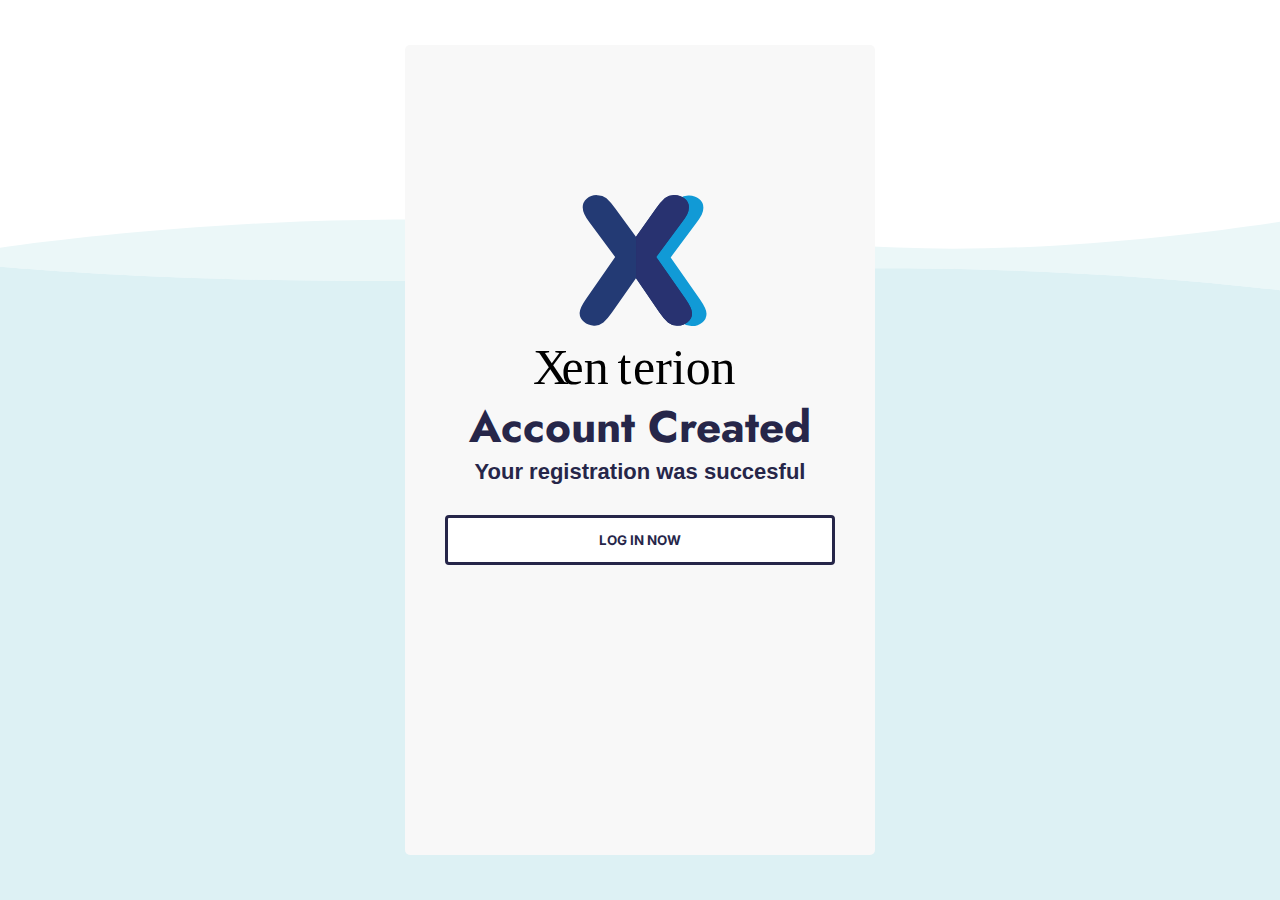
<file: complete.html>
<!DOCTYPE html>
<html lang="en">
  <head>
    <meta charset="UTF-8" />
    <meta http-equiv="X-UA-Compatible" content="IE=edge" />
    <meta name="viewport" content="width=device-width, initial-scale=1.0" />
    <title>Xenterion | Account Created</title>
    <link rel="icon" href="assets/images/favicon.ico" />
    <link rel="stylesheet" href="assets/styles/pages.css" />
  </head>

  <body>
    <svg
      version="1.1"
      xmlns="http://www.w3.org/2000/svg"
      xmlns:xlink="http://www.w3.org/1999/xlink"
      x="0px"
      y="0px"
      width="1440px"
      height="640px"
      viewbox="0 0 1440 640"
      xml:space="preserve"
      class="waves"
    >
      <style type="text/css">
        .st0 {
          fill: none;
        }

        .st1 {
          fill: #ebf7f8;
        }

        .st2 {
          fill: #ddf1f4;
        }
      </style>
      <defs></defs>
      <g>
        <path
          class="st0"
          d="M428.49,60.91c266.63-2.18,350.66,21.97,580.61,31.36C1173.92,99,1352.22,76.54,1440,63.27V0H0v92.36
  C82.2,81.03,244.01,62.42,428.49,60.91z"
        />
        <path
          class="st1"
          d="M1009.1,92.27c-229.95-9.39-313.97-33.54-580.61-31.36C244.01,62.42,82.2,81.03,0,92.36v21.42
  c72.08,6.06,207.97,15.08,384.44,15.84c267.59,1.16,381.02-16.22,652.56-13.73c182.31,1.67,327.36,15.51,403,24.42V63.27
  C1352.22,76.54,1173.92,99,1009.1,92.27z"
        />
        <path
          class="st2"
          d="M384.44,129.61C207.97,128.85,72.08,119.83,0,113.77V320h1440V140.3c-75.64-8.91-220.69-22.74-403-24.42
  C765.46,113.39,652.03,130.77,384.44,129.61z"
        />
      </g>
      <rect y="320" class="st2" width="1440" height="1080" />
    </svg>

    <!-- *!VORMGEVING VAN DE LOGIN PAGINA -->
    <div class="login-form">
      <div style="margin-bottom: 25px" class="logo">
        <img src="assets/images/SuccesXenterionLogo.svg" alt="" />
      </div>

      <!-- *!ALLE TEXT IN DE LOGIN PAGINA -->

      <h2>Account Created</h2>
      <h3>Your registration was succesful</h3>

      <form action="login.php">
        <input
          style="color: #262649"
          type="submit"
          value="LOG IN NOW"
          class="login-btn"
          id="login-style"
          name="but_logout"
        />
      </form>

      <div class="privacy-link">
        <span class="error"></span>
      </div>
    </div>
  </body>
</html>
</file>
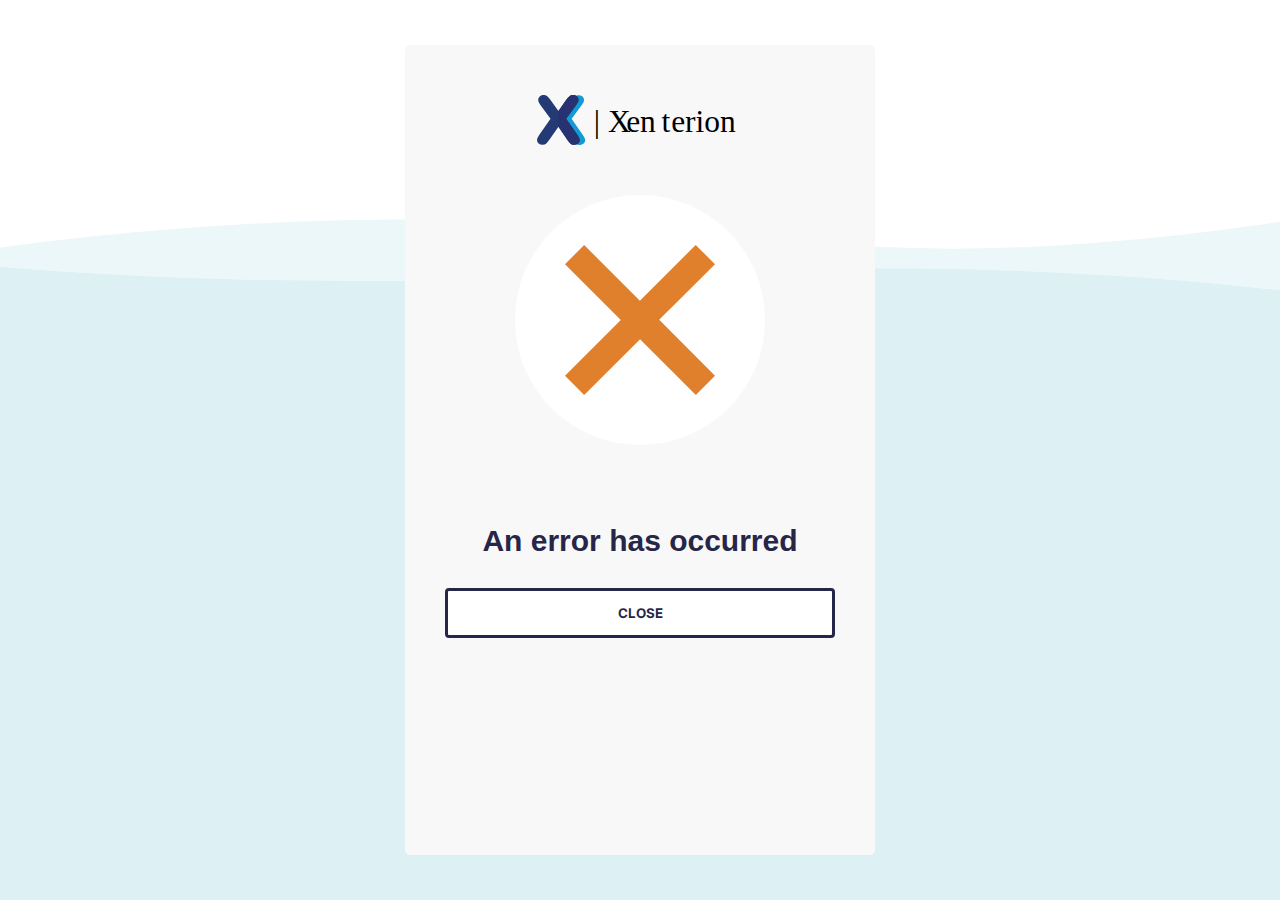
<file: error2.html>
<!DOCTYPE html>
<html lang="en">
  <head>
    <meta charset="UTF-8" />
    <meta http-equiv="X-UA-Compatible" content="IE=edge" />
    <meta name="viewport" content="width=device-width, initial-scale=1.0" />
    <title>Xenterion | Code Invalid</title>
    <link rel="icon" href="assets/images/favicon.ico" />
    <link rel="stylesheet" href="assets/styles/error2.css" />
  </head>
  <body>
    <svg
      version="1.1"
      xmlns="http://www.w3.org/2000/svg"
      xmlns:xlink="http://www.w3.org/1999/xlink"
      x="0px"
      y="0px"
      width="1440px"
      height="640px"
      viewbox="0 0 1440 640"
      xml:space="preserve"
      class="waves"
    >
      <style type="text/css">
        .st0 {
          fill: none;
        }
        .st1 {
          fill: #ebf7f8;
        }
        .st2 {
          fill: #ddf1f4;
        }
      </style>
      <defs></defs>
      <g>
        <path
          class="st0"
          d="M428.49,60.91c266.63-2.18,350.66,21.97,580.61,31.36C1173.92,99,1352.22,76.54,1440,63.27V0H0v92.36
  C82.2,81.03,244.01,62.42,428.49,60.91z"
        />
        <path
          class="st1"
          d="M1009.1,92.27c-229.95-9.39-313.97-33.54-580.61-31.36C244.01,62.42,82.2,81.03,0,92.36v21.42
  c72.08,6.06,207.97,15.08,384.44,15.84c267.59,1.16,381.02-16.22,652.56-13.73c182.31,1.67,327.36,15.51,403,24.42V63.27
  C1352.22,76.54,1173.92,99,1009.1,92.27z"
        />
        <path
          class="st2"
          d="M384.44,129.61C207.97,128.85,72.08,119.83,0,113.77V320h1440V140.3c-75.64-8.91-220.69-22.74-403-24.42
  C765.46,113.39,652.03,130.77,384.44,129.61z"
        />
      </g>
      <rect y="320" class="st2" width="1440" height="1080" />
    </svg>

    <!-- *VORMGEVING VAN DE LOGIN PAGINA -->
    <div class="login-form">
      <div style="margin-bottom: 25px" class="logo">
        <img src="assets/images/LogoXenterion.svg" alt="" />
      </div>

      <!-- *ALLE TEXT IN DE LOGIN PAGINA -->

      <div class="card">
        <div class="card2">
          <svg
            xmlns="http://www.w3.org/2000/svg"
            width="151.6"
            height="151.6"
            viewbox="0 0 151.6 151.6"
            style="width: 150px; height: 150px; margin: 50px"
          >
            <path
              id="iconmonstr-x-mark-9"
              d="M152.6,133.085,96.2,76.669l56.4-56.326L133.085,1,76.7,57.361,20.363,1,1,20.363,57.409,76.841,1,133.237,20.363,152.6,76.89,96.15l56.368,56.45Z"
              transform="translate(-1 -1)"
              fill="#E0802D"
            />
          </svg>
        </div>
      </div>

      <h3 style="margin-top: 75px; font-size: 30px">An error has occurred</h3>

      <form method="" action="login.html">
        <input
          style="color: #262649"
          type="submit"
          value="CLOSE"
          class="login-btn"
          id="login-style"
        />
      </form>
    </div>

    <!-- <script src="https://ajax.googleapis.com/ajax/libs/jquery/3.3.1/jquery.min.js"></script>
    <script src="https://cdnjs.cloudflare.com/ajax/libs/jquery/3.4.1/jquery.min.js"></script>
    <script src="../assets/scripts/signup.js"></script> -->
  </body>
</html>
</file>
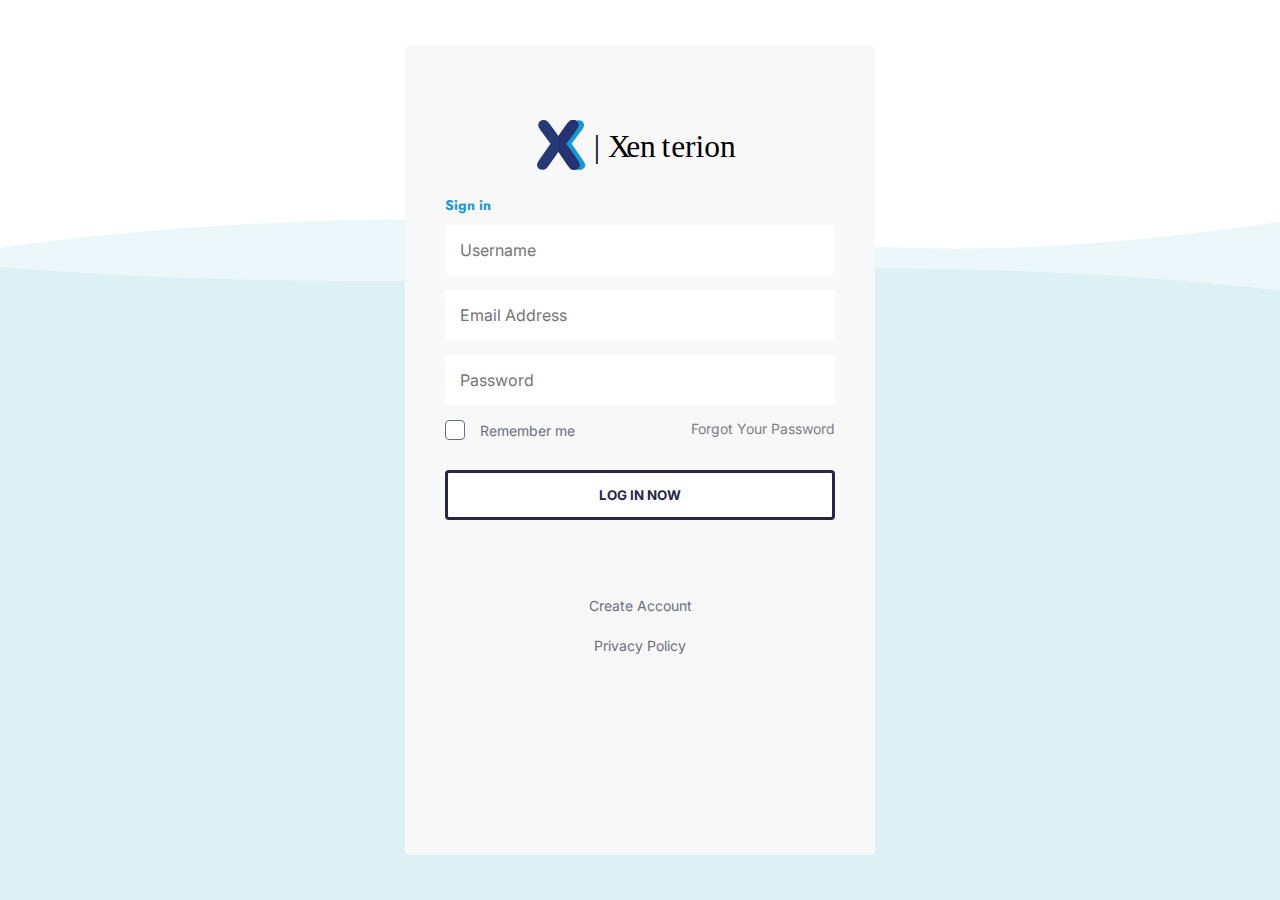
<file: login.html>
<!DOCTYPE html>
<html lang="en" dir="ltr">
  <head>
    <meta charset="utf-8" />
    <title>Xenterion | Login</title>
    <link rel="stylesheet" href="assets/styles/loginsignup.css" />
  </head>
  <body>
    <!-- *VORMGEVING VAN DE LOGIN PAGINA -->
    <svg
      version="1.1"
      xmlns="http://www.w3.org/2000/svg"
      xmlns:xlink="http://www.w3.org/1999/xlink"
      x="0px"
      y="0px"
      width="1440px"
      height="640px"
      viewbox="0 0 1440 640"
      style="overflow: visible; enable-background: new 0 0 1440 640"
      xml:space="preserve"
      class="waves"
    >
      <style type="text/css">
        .st0 {
          fill: none;
        }
        .st1 {
          fill: #ebf7f8;
        }
        .st2 {
          fill: #ddf1f4;
        }
      </style>
      <defs></defs>
      <g>
        <path
          class="st0"
          d="M428.49,60.91c266.63-2.18,350.66,21.97,580.61,31.36C1173.92,99,1352.22,76.54,1440,63.27V0H0v92.36
C82.2,81.03,244.01,62.42,428.49,60.91z"
        />
        <path
          class="st1"
          d="M1009.1,92.27c-229.95-9.39-313.97-33.54-580.61-31.36C244.01,62.42,82.2,81.03,0,92.36v21.42
c72.08,6.06,207.97,15.08,384.44,15.84c267.59,1.16,381.02-16.22,652.56-13.73c182.31,1.67,327.36,15.51,403,24.42V63.27
C1352.22,76.54,1173.92,99,1009.1,92.27z"
        />
        <path
          class="st2"
          d="M384.44,129.61C207.97,128.85,72.08,119.83,0,113.77V320h1440V140.3c-75.64-8.91-220.69-22.74-403-24.42
C765.46,113.39,652.03,130.77,384.44,129.61z"
        />
      </g>
      <rect y="320" class="st2" width="1440" height="1080" />
    </svg>
    <div class="login-form">
      <div style="margin-bottom: 25px" class="logo">
        <img src="assets/images/LogoXenterion.svg" alt="" />
      </div>

      <!-- *ALLE TEXT IN DE LOGIN PAGINA -->
      <h6>Sign in</h6>

      <form action="" method="POST">
        <div style="margin-bottom: 15px" class="textbox">
          <input type="text" id="name" placeholder="Username" name="name" />
          <span class="check-message hidden" style="font-family: 'Jost', sans-serif">Required</span>
        </div>

        <div style="margin-bottom: 15px" class="textbox">
          <input
            type="email"
            id="uname"
            placeholder="Email Address"
            name="ename"
          />
          <span class="check-message hidden" style="font-family: 'Jost', sans-serif">Required</span>
        </div>

        <div class="textbox">
          <input
            type="password"
            id="pname"
            placeholder="Password"
            name="pname"
          />
          <span class="check-message hidden" style="font-family: 'Jost', sans-serif">Required</span>
        </div>

        <div class="options">
          <label class="remember-me">
            <span class="checkbox">
              <input type="checkbox" />
              <span class="checked"></span>
            </span>
            Remember me
          </label>

          <a href="#" target="_blank">Forgot Your Password</a>
        </div>

        <input
          style="color: #262649"
          type="submit"
          value="Log In Now"
          class="login-btn"
          name="loginbtn"
          id="login-style"
          disabled
        />
        <div class="privacy-link">
          <span style="color: crimson">
            <!-- <?php
          include "config.php";


          if(isset($_POST['loginbtn'])){

              $name = mysqli_real_escape_string($con,$_POST['name']);
              $uname = mysqli_real_escape_string($con,$_POST['ename']);
              $password = mysqli_real_escape_string($con,$_POST['pname']);


              if ($uname != "" && $password != "" && $name != ""){

                  $sql_query = "select count(*) as cntUser from users where email='".$uname."' and password='".$password."' and name='".$name."'";
                  $result = mysqli_query($con,$sql_query);
                  $row = mysqli_fetch_array($result);

                  $count = $row['cntUser'];

                  if($count > 0){
                      $_SESSION['ename'] = $uname;
                      $_SESSION['name'] = $name;
                      header('Location: ../index.php');
                  }else{
                      echo "Invalid username and password";
                  }
              }
          }
          ?> -->
            <br /><br
          /></span>
          <a href="signup.html">Create Account<br /><br /></a>
          <a href="#" target="_blank">Privacy Policy</a>
        </div>
      </form>
    </div>

    <!-- *LOGIN BUTTON KLEUR VERRANDERING -->
    <script src="https://ajax.googleapis.com/ajax/libs/jquery/3.3.1/jquery.min.js"></script>
    <script src="https://cdnjs.cloudflare.com/ajax/libs/jquery/3.4.1/jquery.min.js"></script>
    <script type="text/javascript">
      $(".textbox input").focusout(function () {
        if ($(this).val() == "") {
          $(this).siblings().removeClass("hidden");
          $(this).css("background", "#FF9898");
          $(this).css("color", "#702929");
        } else {
          $(this).siblings().addClass("hidden");
          $(this).css("background", "#F1F0F0");
          $(this).css("color", "#1C98D5");
        }
      });

      $(".textbox input").keyup(function () {
        var inputs = $(".textbox input");
        if (inputs[1].value.length > 7 && inputs[2].value.length > 7) {
          $(".login-btn").attr("disabled", false);
          $(".login-btn").addClass("active");
        } else {
          $(".login-btn").attr("disabled", true);
          $(".login-btn").removeClass("active");
        }
      });
    </script>
  </body>
</html>
</file>
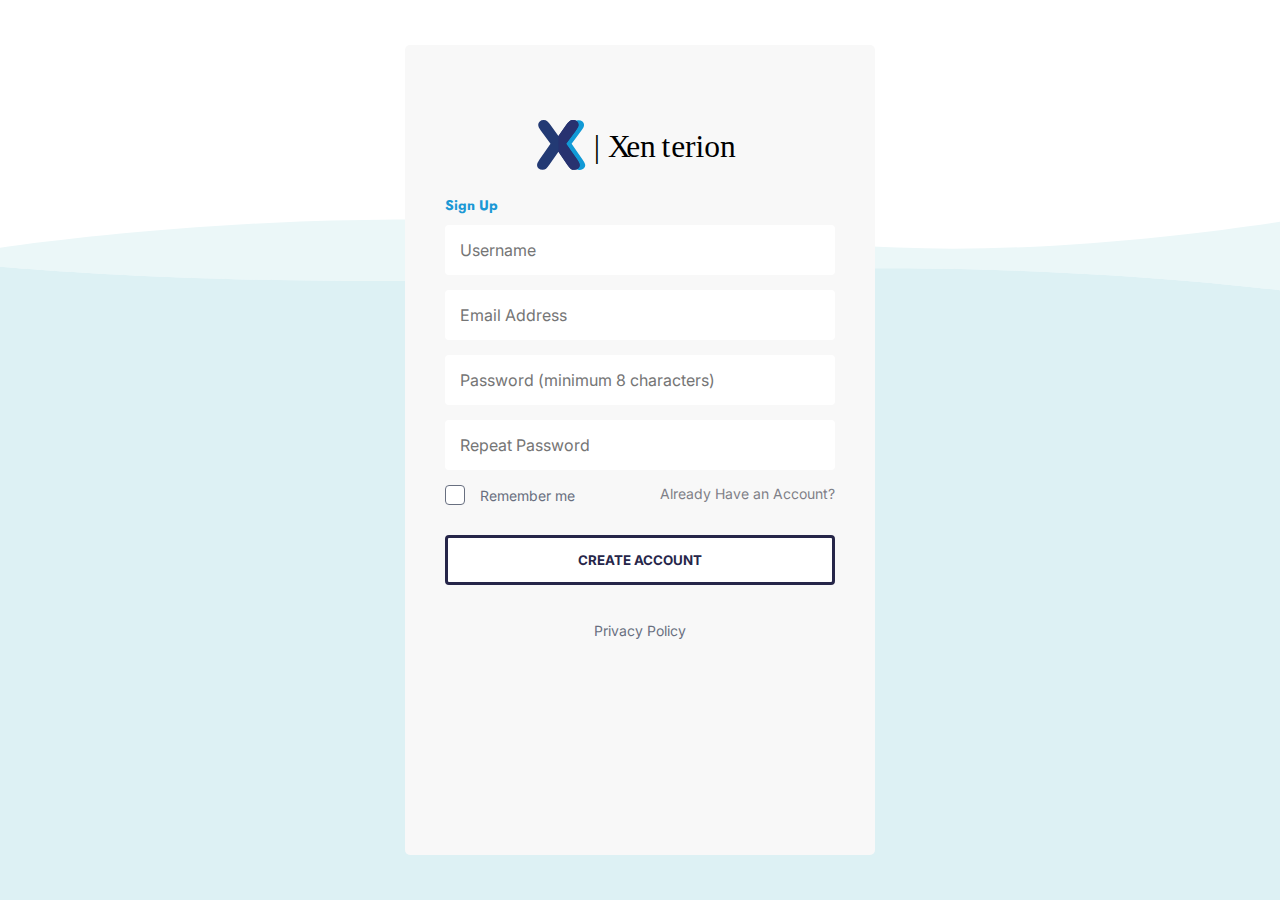
<file: signup.html>
<!DOCTYPE html>
<html lang="en">
  <head>
    <meta charset="UTF-8" />
    <meta http-equiv="X-UA-Compatible" content="IE=edge" />
    <meta name="viewport" content="width=device-width, initial-scale=1.0" />
    <title>Xenterion | Sign Up</title>
    <link rel="icon" href="assets/images/favicon.ico" />
    <link rel="stylesheet" href="assets/styles/loginsignup.css" />
  </head>
  <body>
    <svg
      version="1.1"
      xmlns="http://www.w3.org/2000/svg"
      xmlns:xlink="http://www.w3.org/1999/xlink"
      x="0px"
      y="0px"
      width="1440px"
      height="640px"
      viewbox="0 0 1440 640"
      style="overflow: visible; enable-background: new 0 0 1440 640"
      xml:space="preserve"
      class="waves"
    >
      <style type="text/css">
        .st0 {
          fill: none;
        }
        .st1 {
          fill: #ebf7f8;
        }
        .st2 {
          fill: #ddf1f4;
        }
      </style>
      <defs></defs>
      <g>
        <path
          class="st0"
          d="M428.49,60.91c266.63-2.18,350.66,21.97,580.61,31.36C1173.92,99,1352.22,76.54,1440,63.27V0H0v92.36
  C82.2,81.03,244.01,62.42,428.49,60.91z"
        />
        <path
          class="st1"
          d="M1009.1,92.27c-229.95-9.39-313.97-33.54-580.61-31.36C244.01,62.42,82.2,81.03,0,92.36v21.42
  c72.08,6.06,207.97,15.08,384.44,15.84c267.59,1.16,381.02-16.22,652.56-13.73c182.31,1.67,327.36,15.51,403,24.42V63.27
  C1352.22,76.54,1173.92,99,1009.1,92.27z"
        />
        <path
          class="st2"
          d="M384.44,129.61C207.97,128.85,72.08,119.83,0,113.77V320h1440V140.3c-75.64-8.91-220.69-22.74-403-24.42
  C765.46,113.39,652.03,130.77,384.44,129.61z"
        />
      </g>
      <rect y="320" class="st2" width="1440" height="1080" />
    </svg>

    <!-- *!VORMGEVING VAN DE LOGIN PAGINA -->
    <div class="login-form">
      <div style="margin-bottom: 25px" class="logo">
        <img src="assets/images/LogoXenterion.svg" alt="" />
      </div>

      <!-- *!ALLE TEXT IN DE LOGIN PAGINA -->
      <h6>Sign Up</h6>

      <form action="signup.php" method="POST">
        <div style="margin-bottom: 15px" class="textbox">
          <input type="text" id="name" placeholder="Username" name="name" />
          <span
            class="check-message hidden"
            style="font-family: 'Jost', sans-serif"
            >Required</span
          >
        </div>

        <div style="margin-bottom: 15px" class="textbox">
          <input
            type="email"
            id="email"
            placeholder="Email Address"
            name="ename"
          />
          <span
            class="check-message hidden"
            style="font-family: 'Jost', sans-serif"
            >Required</span
          >
        </div>

        <div class="textbox" style="margin-bottom: 15px">
          <input
            type="password"
            id="pname"
            placeholder="Password (minimum 8 characters)"
          />
          <span
            class="check-message hidden"
            style="font-family: 'Jost', sans-serif"
            >Required</span
          >
        </div>

        <div class="textbox">
          <input
            type="password"
            id="rpname"
            placeholder="Repeat Password"
            name="pname"
          />
          <span
            class="check-message hidden"
            style="font-family: 'Jost', sans-serif"
            >Required</span
          >
        </div>

        <div class="options">
          <label class="remember-me">
            <span class="checkbox">
              <input type="checkbox" />
              <span class="checked"></span>
            </span>
            Remember me
          </label>

          <a href="login.php">Already Have an Account?</a>
        </div>

        <input
          style="color: #262649"
          type="submit"
          value="Create account"
          class="login-btn"
          id="login-style"
          disabled
        />

        <div class="privacy-link">
          <span class="error"></span>
        </div>

        <div class="privacy-link">
          <a href="" target="_blank">Privacy Policy</a>
        </div>
      </form>
    </div>

    <script src="https://ajax.googleapis.com/ajax/libs/jquery/3.3.1/jquery.min.js"></script>
    <script src="https://cdnjs.cloudflare.com/ajax/libs/jquery/3.4.1/jquery.min.js"></script>
    <script src="assets/scripts/signup.js"></script>
  </body>
</html>
</file>
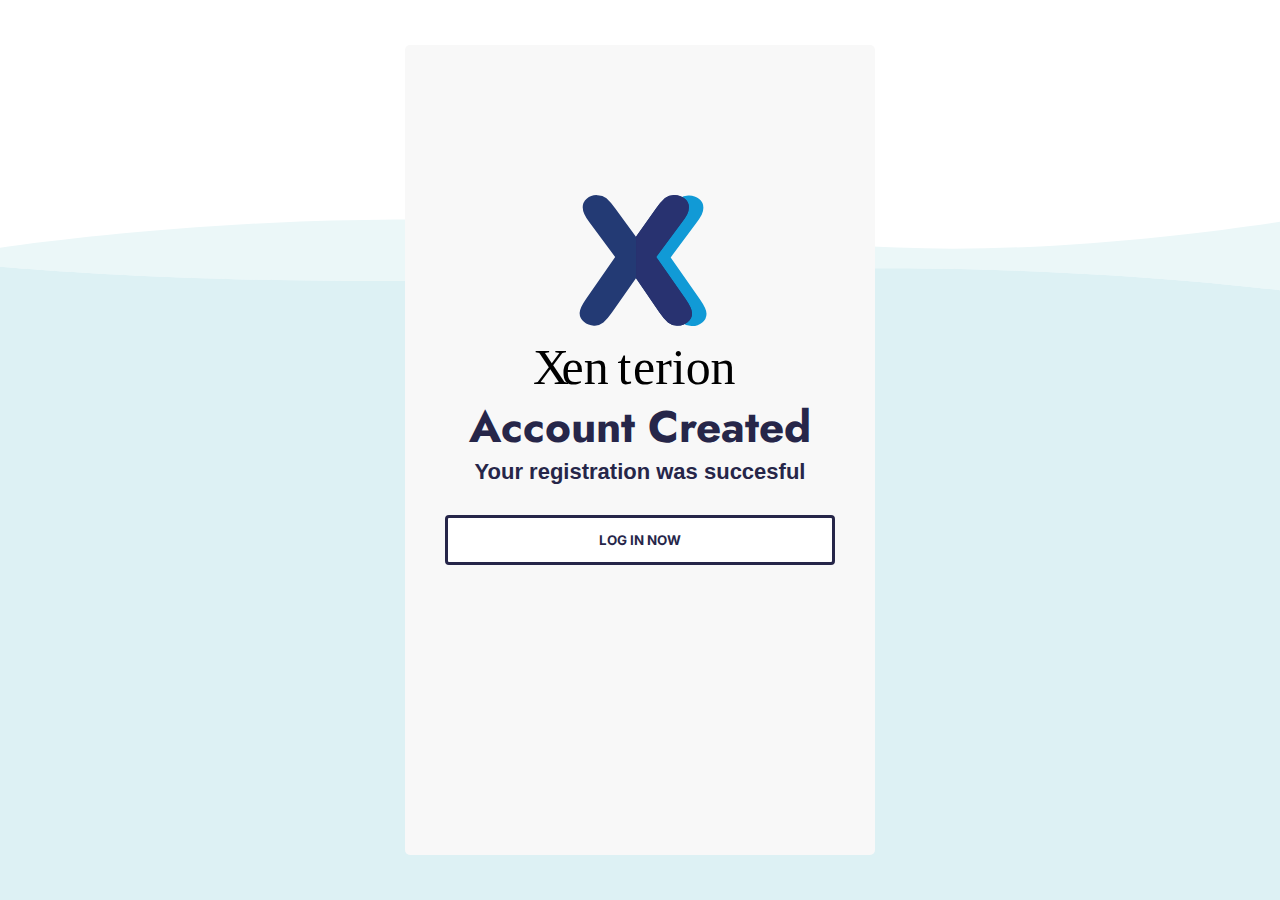
<file: signup2.html>
<!DOCTYPE html>
<html lang="en">
  <head>
    <meta charset="UTF-8" />
    <meta http-equiv="X-UA-Compatible" content="IE=edge" />
    <meta name="viewport" content="width=device-width, initial-scale=1.0" />
    <title>Xenterion | Account Created</title>
    <link rel="icon" href="assets/images/favicon.ico" />
    <link rel="stylesheet" href="assets/styles/pages.css" />
  </head>
  <body>
    <svg
      version="1.1"
      xmlns="http://www.w3.org/2000/svg"
      xmlns:xlink="http://www.w3.org/1999/xlink"
      x="0px"
      y="0px"
      width="1440px"
      height="640px"
      viewbox="0 0 1440 640"
      xml:space="preserve"
      class="waves"
    >
      <style type="text/css">
        .st0 {
          fill: none;
        }
        .st1 {
          fill: #ebf7f8;
        }
        .st2 {
          fill: #ddf1f4;
        }
      </style>
      <defs></defs>
      <g>
        <path
          class="st0"
          d="M428.49,60.91c266.63-2.18,350.66,21.97,580.61,31.36C1173.92,99,1352.22,76.54,1440,63.27V0H0v92.36
  C82.2,81.03,244.01,62.42,428.49,60.91z"
        />
        <path
          class="st1"
          d="M1009.1,92.27c-229.95-9.39-313.97-33.54-580.61-31.36C244.01,62.42,82.2,81.03,0,92.36v21.42
  c72.08,6.06,207.97,15.08,384.44,15.84c267.59,1.16,381.02-16.22,652.56-13.73c182.31,1.67,327.36,15.51,403,24.42V63.27
  C1352.22,76.54,1173.92,99,1009.1,92.27z"
        />
        <path
          class="st2"
          d="M384.44,129.61C207.97,128.85,72.08,119.83,0,113.77V320h1440V140.3c-75.64-8.91-220.69-22.74-403-24.42
  C765.46,113.39,652.03,130.77,384.44,129.61z"
        />
      </g>
      <rect y="320" class="st2" width="1440" height="1080" />
    </svg>

    <!-- *VORMGEVING VAN DE LOGIN PAGINA -->
    <div class="login-form">
      <div style="margin-bottom: 25px" class="logo">
        <img src="assets/images/SuccesXenterionLogo.svg" alt="" />
      </div>

      <!-- *ALLE TEXT IN DE LOGIN PAGINA -->



      <!-- <div class="card">
        <div class="card2">
          <img
            src="#"
            alt="Complete"
            style="width: 100%; height: 100%; border-radius: 200px"
          />
        </div>
      </div> -->

      <h2>Account Created</h2>
      <h3>Your registration was succesful</h3>

      <form method="" action="login.html">
      <input
        style="color: #262649"
        type="submit"
        value="LOG IN NOW"
        class="login-btn"
        id="login-style"
      />
    </form>

    </div>

    <!-- <script src="https://ajax.googleapis.com/ajax/libs/jquery/3.3.1/jquery.min.js"></script>
    <script src="https://cdnjs.cloudflare.com/ajax/libs/jquery/3.4.1/jquery.min.js"></script>
    <script src="../assets/scripts/signup.js"></script> -->
  </body>
</html>
</file>
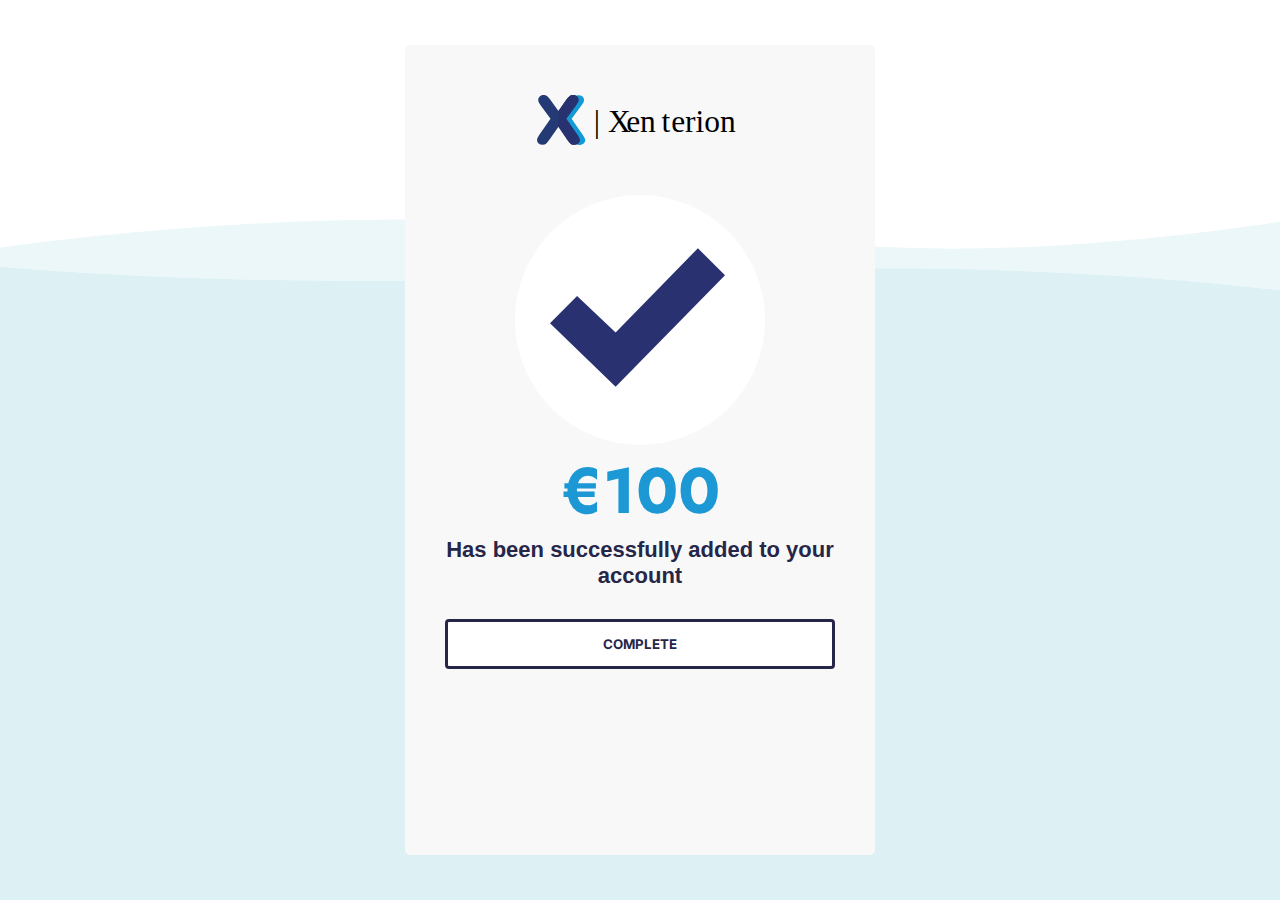
<file: success.html>
<!DOCTYPE html>
<html lang="en">
  <head>
    <meta charset="UTF-8" />
    <meta http-equiv="X-UA-Compatible" content="IE=edge" />
    <meta name="viewport" content="width=device-width, initial-scale=1.0" />
    <title>Xenterion | Balance Added</title>
    <link rel="icon" href="assets/images/favicon.ico" />
    <link rel="stylesheet" href="assets/styles/success.css" />
  </head>
  <body>
    <svg
      version="1.1"
      xmlns="http://www.w3.org/2000/svg"
      xmlns:xlink="http://www.w3.org/1999/xlink"
      x="0px"
      y="0px"
      width="1440px"
      height="640px"
      viewbox="0 0 1440 640"
      xml:space="preserve"
      class="waves"
    >
      <style type="text/css">
        .st0 {
          fill: none;
        }
        .st1 {
          fill: #ebf7f8;
        }
        .st2 {
          fill: #ddf1f4;
        }
      </style>
      <defs></defs>
      <g>
        <path
          class="st0"
          d="M428.49,60.91c266.63-2.18,350.66,21.97,580.61,31.36C1173.92,99,1352.22,76.54,1440,63.27V0H0v92.36
  C82.2,81.03,244.01,62.42,428.49,60.91z"
        />
        <path
          class="st1"
          d="M1009.1,92.27c-229.95-9.39-313.97-33.54-580.61-31.36C244.01,62.42,82.2,81.03,0,92.36v21.42
  c72.08,6.06,207.97,15.08,384.44,15.84c267.59,1.16,381.02-16.22,652.56-13.73c182.31,1.67,327.36,15.51,403,24.42V63.27
  C1352.22,76.54,1173.92,99,1009.1,92.27z"
        />
        <path
          class="st2"
          d="M384.44,129.61C207.97,128.85,72.08,119.83,0,113.77V320h1440V140.3c-75.64-8.91-220.69-22.74-403-24.42
  C765.46,113.39,652.03,130.77,384.44,129.61z"
        />
      </g>
      <rect y="320" class="st2" width="1440" height="1080" />
    </svg>

    <!-- *VORMGEVING VAN DE LOGIN PAGINA -->
    <div class="login-form">
      <div style="margin-bottom: 25px" class="logo">
        <img src="assets/images/LogoXenterion.svg" alt="" />
      </div>

      <!-- *ALLE TEXT IN DE LOGIN PAGINA -->



      <div class="card">
        <div class="card2">
            <svg xmlns="http://www.w3.org/2000/svg" width="157.516" height="124.7" viewbox="0 0 157.516 124.7" style="width: 175px; height: 175px;margin: 35px">
                <path id="iconmonstr-check-mark-1" d="M133.134,2,59.068,77.916,24.376,45.028,0,69.417,59.068,126.7,157.516,26.382Z" transform="translate(0 -2)" fill="#293170"/>
              </svg>
        </div>
      </div>

      <h2>€100</h2>
      <h3>Has been successfully added to your account</h3>

      <form method="" action="login.html">
      <input
        style="color: #262649"
        type="submit"
        value="Complete"
        class="login-btn"
        id="login-style"
      />
    </form>

    </div>

    <!-- <script src="https://ajax.googleapis.com/ajax/libs/jquery/3.3.1/jquery.min.js"></script>
    <script src="https://cdnjs.cloudflare.com/ajax/libs/jquery/3.4.1/jquery.min.js"></script>
    <script src="../assets/scripts/signup.js"></script> -->
  </body>
</html>
</file>
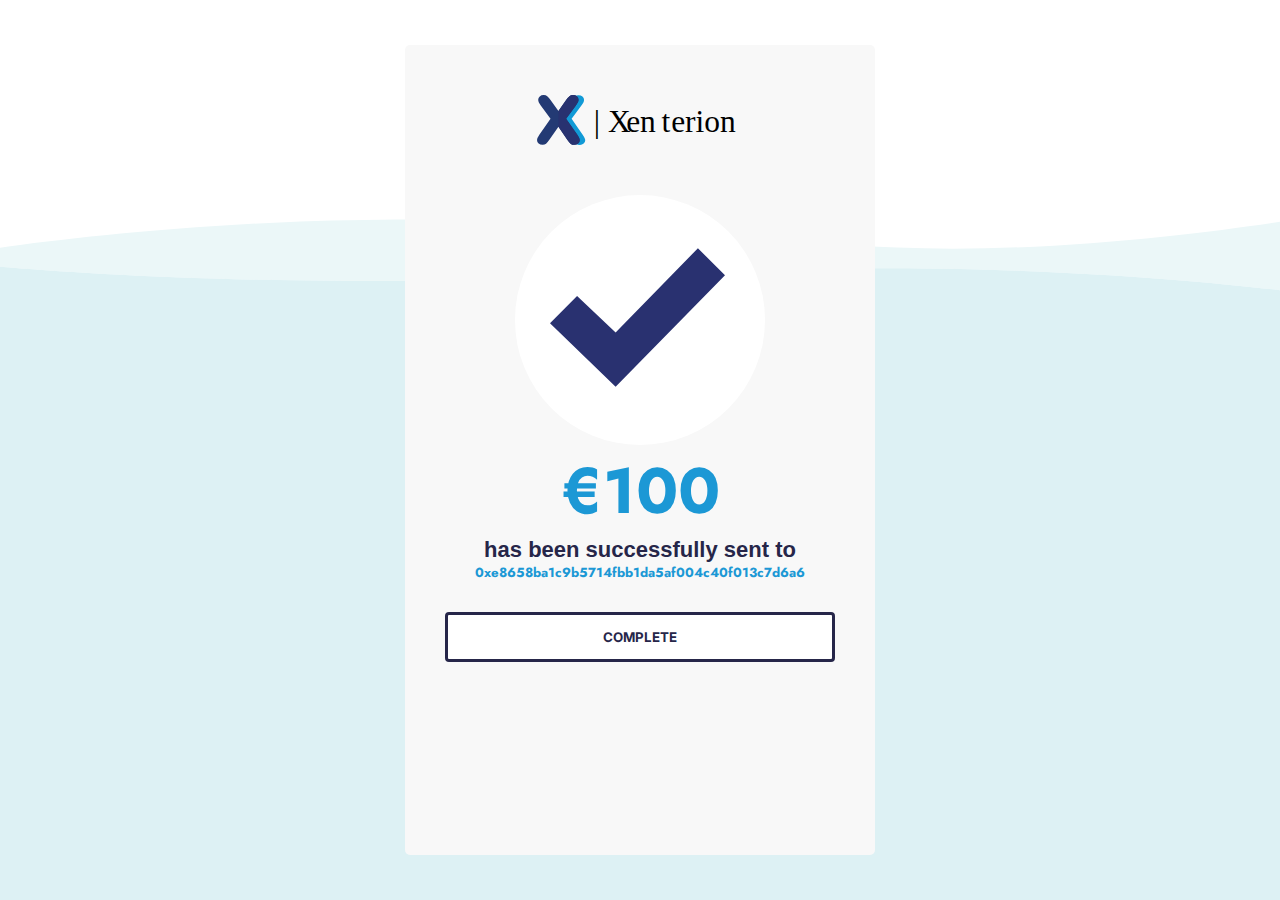
<file: transaction.html>
<!DOCTYPE html>
<html lang="en">
  <head>
    <meta charset="UTF-8" />
    <meta http-equiv="X-UA-Compatible" content="IE=edge" />
    <meta name="viewport" content="width=device-width, initial-scale=1.0" />
    <title>Xenterion | Transaction</title>
    <link rel="icon" href="assets/images/favicon.ico" />
    <link rel="stylesheet" href="assets/styles/success.css" />
  </head>
  <body>
    <svg
      version="1.1"
      xmlns="http://www.w3.org/2000/svg"
      xmlns:xlink="http://www.w3.org/1999/xlink"
      x="0px"
      y="0px"
      width="1440px"
      height="640px"
      viewbox="0 0 1440 640"
      xml:space="preserve"
      class="waves"
    >
      <style type="text/css">
        .st0 {
          fill: none;
        }
        .st1 {
          fill: #ebf7f8;
        }
        .st2 {
          fill: #ddf1f4;
        }
      </style>
      <defs></defs>
      <g>
        <path
          class="st0"
          d="M428.49,60.91c266.63-2.18,350.66,21.97,580.61,31.36C1173.92,99,1352.22,76.54,1440,63.27V0H0v92.36
  C82.2,81.03,244.01,62.42,428.49,60.91z"
        />
        <path
          class="st1"
          d="M1009.1,92.27c-229.95-9.39-313.97-33.54-580.61-31.36C244.01,62.42,82.2,81.03,0,92.36v21.42
  c72.08,6.06,207.97,15.08,384.44,15.84c267.59,1.16,381.02-16.22,652.56-13.73c182.31,1.67,327.36,15.51,403,24.42V63.27
  C1352.22,76.54,1173.92,99,1009.1,92.27z"
        />
        <path
          class="st2"
          d="M384.44,129.61C207.97,128.85,72.08,119.83,0,113.77V320h1440V140.3c-75.64-8.91-220.69-22.74-403-24.42
  C765.46,113.39,652.03,130.77,384.44,129.61z"
        />
      </g>
      <rect y="320" class="st2" width="1440" height="1080" />
    </svg>

    <!-- *VORMGEVING VAN DE LOGIN PAGINA -->
    <div class="login-form">
      <div style="margin-bottom: 25px" class="logo">
        <img src="assets/images/LogoXenterion.svg" alt="" />
      </div>

      <!-- *!ALLE TEXT IN DE LOGIN PAGINA -->

      <div class="card">
        <div class="card2">
          <svg
            xmlns="http://www.w3.org/2000/svg"
            width="157.516"
            height="124.7"
            viewbox="0 0 157.516 124.7"
            style="width: 175px; height: 175px; margin: 35px"
          >
            <path
              id="iconmonstr-check-mark-1"
              d="M133.134,2,59.068,77.916,24.376,45.028,0,69.417,59.068,126.7,157.516,26.382Z"
              transform="translate(0 -2)"
              fill="#293170"
            />
          </svg>
        </div>
      </div>

      <h2>€100</h2>
      <h3>has been successfully sent to</h3>
      <h5>0xe8658ba1c9b5714fbb1da5af004c40f013c7d6a6</h5>

      <form method="" action="home.php">
        <input
          style="color: #262649"
          type="submit"
          value="Complete"
          class="login-btn"
          id="login-style"
        />
      </form>
    </div>
  </body>
</html>
</file>
<file: assets/styles/pages.css>
/* *FONT * ----------------------------------------------------------------------------------------------------------------------*/
@import url("https://fonts.googleapis.com/css2?family=Inter&display=swap");
@import url("https://fonts.googleapis.com/css2?family=Jost:wght@700&display=swap");

/* *BODY * ----------------------------------------------------------------------*/
* {
  margin: 0;
  padding: 0;
  box-sizing: border-box;
  font-family: "Inter", sans-serif;
}

body {
  background: #fff;
  min-height: 100vh;
  display: flex;
  align-items: center;
  justify-content: center;
}

.waves {
  position: absolute;
  height: 100%;
  width: 100%;
  z-index: -1;
}

/* *LOGIN VORMEVING * ------------------------------------------------*/
.login-form {
  width: 470px;
  min-height: 90vh;
  margin: 10px;
  background: #f8f8f8;
  border-radius: 5px;
  padding: 50px 40px;
}

#login-style {
  -webkit-appearance: none;
  appearance: none;
  color: #7f7f87;
  opacity: 1;
}

#login-style:hover {
    color: #fff !important;
    background-color: #1C98D5;
    border: 3px solid #1c98d5;
}

/* *LOGO * -----------------------------------------------------------*/
.logo {
  height: 50px;
  text-align: center;
  margin-top: 100px;
}

.logo img {
  height: 200px;
}

/* *TEXT  * -----------------------------------------------------------*/
.login-form h2 {
  color: #262649;
  font-size: 44px;
  font-family: "Jost", sans-serif;
  text-align: center;
  margin-top: 150px;
}

.login-form h3 {
  color: #262649;
  font-size: 22px;
  font-family: "NanumGothic", sans-serif;
  text-align: center;
}

.textbox {
  width: 100%;
  height: 50px;
  position: relative;
  margin-top: 10px;
}

.textbox input {
  width: 100%;
  height: 50px;
  border: none;
  background: #fff;
  padding: 0 15px;
  font-size: 16px;
  outline: none;
  color: #1c98d5;
  border-radius: 4px;
}

.textbox input:focus {
  background: #f1f0f0 !important;
}

.check-message {
  position: absolute;
  top: 50%;
  right: 10px;
  color: #fff;
  transform: translateY(-50%);
}

.textbox input:focus + .check-message {
  display: none;
}

.options {
  margin-top: 15px;
  color: #686f80;
  overflow: hidden;
  font-size: 14px;
}

.remember-me {
  float: left;
  display: flex;
  align-items: center;
  cursor: pointer;
}

/* *CHECKBOX * --------------------------------------------------------*/

.checkbox {
  display: inline-block;
  width: 20px;
  height: 20px;
  background: #fff;
  border: 1px solid #686f80;
  border-radius: 4px;
  margin-right: 15px;
  position: relative;
}

.checkbox input {
  width: 100%;
  height: 100%;
  opacity: 0;
  cursor: pointer;
}

.checked {
  position: absolute;
  left: 8px;
  top: 4px;
  width: 5px;
  height: 10px;
  border: solid #7f7f87;
  border-width: 0 1px 1px 0;
  transform: rotate(45deg);
  display: none;
}

.checkbox input:checked + .checked {
  display: block;
}

/* *FORGOT YOUR PASSWORD * ------------------------------------------------*/
.options a {
  color: #7f7f87;
  text-decoration: none;
  font-size: 14px;
  float: right;
}

/* *LOGIN BUTTON * --------------------------------------------------------*/
.login-btn {
  width: 100%;
  height: 50px;
  margin-top: 30px;
  background: #fff;
  border: 3px solid #262649;
  outline: none;
  cursor: pointer;
  text-transform: uppercase;
  font-weight: 700;
  transition: 0.3s linear;
  border-radius: 4px;
}

/* .login-btn.active {
  border: 3px solid #1c98d5;
  background: #1c98d5;
  color: #fff !important;
} */

.login-btn.active:hover {
  opacity: 0.7;
}

.hidden {
  display: none;
}

/* *PRIVACY POLICY * ---------------------------------------------------------*/
.privacy-link {
  text-align: center;
}

.privacy-link a {
  text-decoration: none;
  color: #686f80;
  font-size: 14px;
}

/* *ERROR CODE  * ------------------------------------------------------------*/

.error {
  color: #702929;
  font-family: "Jost", sans-serif;
}

/* *MEDIA QUERY VOOR TELEFOON * ----------------------------------------------*/
@media screen and (max-width: 470px) {
  body {
    background-color: #f8f8f8;
  }

  .login-form {
    width: 100%;
    padding: 0 15px;
  }
  .waves {
    position: absolute;
    height: 100%;
    width: 100%;
    z-index: -1;
    visibility: hidden;
  }
}


@media only screen and (min-width: 1920px) and (max-width: 2560px) {
  body {
    background-color: red;
  }
}
</file>
<file: assets/styles/error2.css>
/* *FONT * ----------------------------------------------------------------------------------------------------------------------*/
@import url("https://fonts.googleapis.com/css2?family=Inter&display=swap");
@import url("https://fonts.googleapis.com/css2?family=Jost:wght@700&display=swap");

/* *BODY * ----------------------------------------------------------------------*/
* {
  margin: 0;
  padding: 0;
  box-sizing: border-box;
  font-family: "Inter", sans-serif;
}

body {
  background: #fff;
  min-height: 100vh;
  display: flex;
  align-items: center;
  justify-content: center;
}

.waves {
  position: absolute;
  height: 100%;
  width: 100%;
  z-index: -1;
}

/* *LOGIN VORMEVING * ------------------------------------------------*/
.login-form {
  width: 470px;
  min-height: 90vh;
  margin: 10px;
  background: #f8f8f8;
  border-radius: 5px;
  padding: 50px 40px;
}

#login-style {
  -webkit-appearance: none;
  appearance: none;
  color: #7f7f87;
  opacity: 1;
}

#login-style:hover {
  color: #fff !important;
  background-color: #e0802d;
  border: 3px solid #e0802d;
}

/* *LOGO * -----------------------------------------------------------*/
.logo {
  height: 50px;
  text-align: center;
}

.logo img {
  height: 50px;
}

/* *TEXT  * -----------------------------------------------------------*/
.login-form h2 {
  color: #1c98d5;
  font-size: 64px;
  font-family: "Jost", sans-serif;
  text-align: center;
}

.login-form h3 {
  color: #262649;
  font-size: 22px;
  font-family: "NanumGothic", sans-serif;
  text-align: center;
}

.textbox {
  width: 100%;
  height: 50px;
  position: relative;
  margin-top: 10px;
}

.textbox input {
  width: 100%;
  height: 50px;
  border: none;
  background: #fff;
  padding: 0 15px;
  font-size: 16px;
  outline: none;
  color: #1c98d5;
  border-radius: 4px;
}

.textbox input:focus {
  background: #f1f0f0 !important;
}

.check-message {
  position: absolute;
  top: 50%;
  right: 10px;
  color: #fff;
  transform: translateY(-50%);
}

.textbox input:focus + .check-message {
  display: none;
}

.options {
  margin-top: 15px;
  color: #686f80;
  overflow: hidden;
  font-size: 14px;
}

.remember-me {
  float: left;
  display: flex;
  align-items: center;
  cursor: pointer;
}

/* *CHECKBOX * --------------------------------------------------------*/
.card {
  background: #fff;
  margin-left: 70px;
  margin-right: 70px;
  margin-top: 25px;
  border-radius: 4px;
  display: inline-block;
  border-radius: 250px;
}

.card2 {
  height: 250px;
  width: 250px;
  background: none;
}

.checkbox {
  display: inline-block;
  width: 20px;
  height: 20px;
  background: #fff;
  border: 1px solid #686f80;
  border-radius: 4px;
  margin-right: 15px;
  position: relative;
}

.checkbox input {
  width: 100%;
  height: 100%;
  opacity: 0;
  cursor: pointer;
}

.checked {
  position: absolute;
  left: 8px;
  top: 4px;
  width: 5px;
  height: 10px;
  border: solid #7f7f87;
  border-width: 0 1px 1px 0;
  transform: rotate(45deg);
  display: none;
}

.checkbox input:checked + .checked {
  display: block;
}

/* *FORGOT YOUR PASSWORD * ------------------------------------------------*/
.options a {
  color: #7f7f87;
  text-decoration: none;
  font-size: 14px;
  float: right;
}

/* *LOGIN BUTTON * --------------------------------------------------------*/
.login-btn {
  width: 100%;
  height: 50px;
  margin-top: 30px;
  background: #fff;
  border: 3px solid #262649;
  outline: none;
  cursor: pointer;
  text-transform: uppercase;
  font-weight: 700;
  transition: 0.3s linear;
  border-radius: 4px;
}
.login-btn.active:hover {
  opacity: 0.7;
}

.hidden {
  display: none;
}

/* *PRIVACY POLICY * ---------------------------------------------------------*/
.privacy-link {
  text-align: center;
  margin-top: 35px;
}

.privacy-link a {
  text-decoration: none;
  color: #686f80;
  font-size: 14px;
}

/* *ERROR CODE  * ------------------------------------------------------------*/

.error {
  color: #702929;
  font-family: "Jost", sans-serif;
}

/* *MEDIA QUERY VOOR TELEFOON * ----------------------------------------------*/
@media screen and (max-width: 470px) {
  body {
    background-color: #f8f8f8;
  }

  .login-form {
    width: 100%;
    padding: 0 15px;
  }
  .waves {
    position: absolute;
    height: 100%;
    width: 100%;
    z-index: -1;
    visibility: hidden;
  }
}

@media only screen and (min-width: 1920px) and (max-width: 2560px) {
  body {
    background-color: red;
  }
}
</file>
<file: assets/styles/loginsignup.css>
/* *FONT * ----------------------------------------------------------------------------------------------------------------------*/
@import url("https://fonts.googleapis.com/css2?family=Inter&display=swap");
@import url('https://fonts.googleapis.com/css2?family=Jost:wght@700&display=swap');

/* *BODY * ----------------------------------------------------------------------*/
* {
  margin: 0;
  padding: 0;
  box-sizing: border-box;
  font-family: "Inter", sans-serif;

}

body {
  background: #fff;
  min-height: 100vh;
  display: flex;
  align-items: center;
  justify-content: center;
}

.waves {
  position: absolute;
  height: 100%;
  width: 100%;
  z-index: -1;
}

/* *LOGIN VORMEVING * ------------------------------------------------*/
.login-form {
  width: 470px;
  min-height: 90vh;
  margin: 10px;
  background: #F8F8F8;
  border-radius: 5px;
  padding: 50px 40px;
}

#login-style {
  -webkit-appearance: none;
  appearance: none;
  color: #7f7f87;
  opacity: 1;
}

/* *LOGO * -----------------------------------------------------------*/
.logo {
  height: 50px;
  text-align: center;
  margin-bottom: 25px;
  margin-top: 25px;
}

.logo img {
  height: 50px;
}

/* *TEXT  * -----------------------------------------------------------*/
.login-form h6 {
  color: #1C98D5;
  font-size: 14px;
  font-family: 'Jost', sans-serif;
}

.textbox {
  width: 100%;
  height: 50px;
  position: relative;
  margin-top: 10px;
}

.textbox input {
  width: 100%;
  height: 50px;
  border: none;
  background: #fff;
  padding: 0 15px;
  font-size: 16px;
  outline: none;
  color: #1C98D5;
  border-radius: 4px;
}

.textbox input:focus {
  background: #F1F0F0 !important;
}

.check-message {
  position: absolute;
  top: 50%;
  right: 10px;
  color: #fff;
  transform: translateY(-50%);
}

.textbox input:focus + .check-message {
  display: none;
}

.options {
  margin-top: 15px;
  color: #686F80;
  overflow: hidden;
  font-size: 14px;
}

.remember-me {
  float: left;
  display: flex;
  align-items: center;
  cursor: pointer;
}

/* *CHECKBOX * --------------------------------------------------------*/
.checkbox {
  display: inline-block;
  width: 20px;
  height: 20px;
  background: #fff;
  border: 1px solid #686F80;
  border-radius: 4px;
  margin-right: 15px;
  position: relative;
}

.checkbox input {
  width: 100%;
  height: 100%;
  opacity: 0;
  cursor: pointer;
}

.checked {
  position: absolute;
  left: 8px;
  top: 4px;
  width: 5px;
  height: 10px;
  border: solid #7f7f87;
  border-width: 0 1px 1px 0;
  transform: rotate(45deg);
  display: none;
}

.checkbox input:checked + .checked {
  display: block;
}

/* *FORGOT YOUR PASSWORD * ------------------------------------------------*/
.options a {
  color: #7f7f87;
  text-decoration: none;
  font-size: 14px;
  float: right;
}

/* *LOGIN BUTTON * --------------------------------------------------------*/
.login-btn {
  width: 100%;
  height: 50px;
  margin-top: 30px;
  background: #fff;
  border: 3px solid #262649;
  outline: none;
  cursor: pointer;
  text-transform: uppercase;
  font-weight: 700;
  transition: 0.3s linear;
  border-radius: 4px;
}

.login-btn.active {
  border: 3px solid #1C98D5;
  background: #1C98D5;
  color: #fff !important;
}

.login-btn.active:hover {
  opacity: 0.7;
}

.hidden {
  display: none;
}

/* *PRIVACY POLICY * ---------------------------------------------------------*/
.privacy-link {
  text-align: center;
  margin-top: 35px;
}

.privacy-link a {
  text-decoration: none;
  color: #686F80;
  font-size: 14px;
}

/* *ERROR CODE  * ------------------------------------------------------------*/

.error {
  color:#702929;
  font-family: 'Jost', sans-serif;
}


/* *MEDIA QUERY VOOR TELEFOON * ----------------------------------------------*/
@media screen and (max-width: 470px) {
  body {
    background-color: #F8F8F8;
  }

  .login-form {
    width: 100%;
    padding: 0 15px;
  }
  .waves {
    position: absolute;
    height: 100%;
    width: 100%;
    z-index: -1;
    visibility: hidden;
  }
  .logo {
    margin-top: 100px;
  }
}


@media only screen and (min-width: 1920px) and (max-width: 2560px) {
  body {
    background-color: red;
  }
}
</file>
<file: assets/styles/success.css>
/* *FONT * ----------------------------------------------------------------------------------------------------------------------*/
@import url("https://fonts.googleapis.com/css2?family=Inter&display=swap");
@import url("https://fonts.googleapis.com/css2?family=Jost:wght@700&display=swap");

/* *BODY * ----------------------------------------------------------------------*/
* {
  margin: 0;
  padding: 0;
  box-sizing: border-box;
  font-family: "Inter", sans-serif;
}

body {
  background: #fff;
  min-height: 100vh;
  display: flex;
  align-items: center;
  justify-content: center;
}

.waves {
  position: absolute;
  height: 100%;
  width: 100%;
  z-index: -1;
}

/* *LOGIN VORMEVING * ------------------------------------------------*/
.login-form {
  width: 470px;
  min-height: 90vh;
  margin: 10px;
  background: #f8f8f8;
  border-radius: 5px;
  padding: 50px 40px;
}

#login-style {
  -webkit-appearance: none;
  appearance: none;
  color: #7f7f87;
  opacity: 1;
}

#login-style:hover {
    color: #fff !important;
    background-color: #1CD54D;
    border: 3px solid #1CD54D;
}

/* *LOGO * -----------------------------------------------------------*/
.logo {
  height: 50px;
  text-align: center;
}

.logo img {
  height: 50px
}

/* *TEXT  * -----------------------------------------------------------*/
.login-form h2 {
  color: #1C98D5;
  font-size: 64px;
  font-family: "Jost", sans-serif;
  text-align: center;
}

.login-form h3 {
  color: #262649;
  font-size: 22px;
  font-family: "NanumGothic", sans-serif;
  text-align: center;
}

.login-form h5 {
  color: #1C98D5;
  font-family: "Jost", sans-serif;
  text-align: center;
}

.textbox {
  width: 100%;
  height: 50px;
  position: relative;
  margin-top: 10px;
}

.textbox input {
  width: 100%;
  height: 50px;
  border: none;
  background: #fff;
  padding: 0 15px;
  font-size: 16px;
  outline: none;
  color: #1c98d5;
  border-radius: 4px;
}

.textbox input:focus {
  background: #f1f0f0 !important;
}

.check-message {
  position: absolute;
  top: 50%;
  right: 10px;
  color: #fff;
  transform: translateY(-50%);
}

.textbox input:focus + .check-message {
  display: none;
}

.options {
  margin-top: 15px;
  color: #686f80;
  overflow: hidden;
  font-size: 14px;
}

.remember-me {
  float: left;
  display: flex;
  align-items: center;
  cursor: pointer;
}

/* *CHECKBOX * --------------------------------------------------------*/
.card {
  background: #fff;
  margin-left: 70px;
  margin-right: 70px;
  margin-top: 25px;
  border-radius: 4px;
  display: inline-block;
  border-radius: 250px;
}

.card2 {
  height: 250px;
  width: 250px;
  background: none;
}

.checkbox {
  display: inline-block;
  width: 20px;
  height: 20px;
  background: #fff;
  border: 1px solid #686f80;
  border-radius: 4px;
  margin-right: 15px;
  position: relative;
}

.checkbox input {
  width: 100%;
  height: 100%;
  opacity: 0;
  cursor: pointer;
}

.checked {
  position: absolute;
  left: 8px;
  top: 4px;
  width: 5px;
  height: 10px;
  border: solid #7f7f87;
  border-width: 0 1px 1px 0;
  transform: rotate(45deg);
  display: none;
}

.checkbox input:checked + .checked {
  display: block;
}

/* *FORGOT YOUR PASSWORD * ------------------------------------------------*/
.options a {
  color: #7f7f87;
  text-decoration: none;
  font-size: 14px;
  float: right;
}

/* *LOGIN BUTTON * --------------------------------------------------------*/
.login-btn {
  width: 100%;
  height: 50px;
  margin-top: 30px;
  background: #fff;
  border: 3px solid #262649;
  outline: none;
  cursor: pointer;
  text-transform: uppercase;
  font-weight: 700;
  transition: 0.3s linear;
  border-radius: 4px;
}

/* .login-btn.active {
  border: 3px solid #1c98d5;
  background: #1c98d5;
  color: #fff !important;
} */

.login-btn.active:hover {
  opacity: 0.7;
}

.hidden {
  display: none;
}

/* *PRIVACY POLICY * ---------------------------------------------------------*/
.privacy-link {
  text-align: center;
  margin-top: 35px;
}

.privacy-link a {
  text-decoration: none;
  color: #686f80;
  font-size: 14px;
}

/* *ERROR CODE  * ------------------------------------------------------------*/

.error {
  color: #702929;
  font-family: "Jost", sans-serif;
}

/* *MEDIA QUERY VOOR TELEFOON * ----------------------------------------------*/
@media screen and (max-width: 470px) {
  body {
    background-color: #f8f8f8;
  }

  .login-form {
    width: 100%;
    padding: 0 15px;
  }
  .waves {
    position: absolute;
    height: 100%;
    width: 100%;
    z-index: -1;
    visibility: hidden;
  }
}



@media only screen and (min-width: 1920px) and (max-width: 2560px) {
  body {
    background-color: red;
  }
}
</file>
